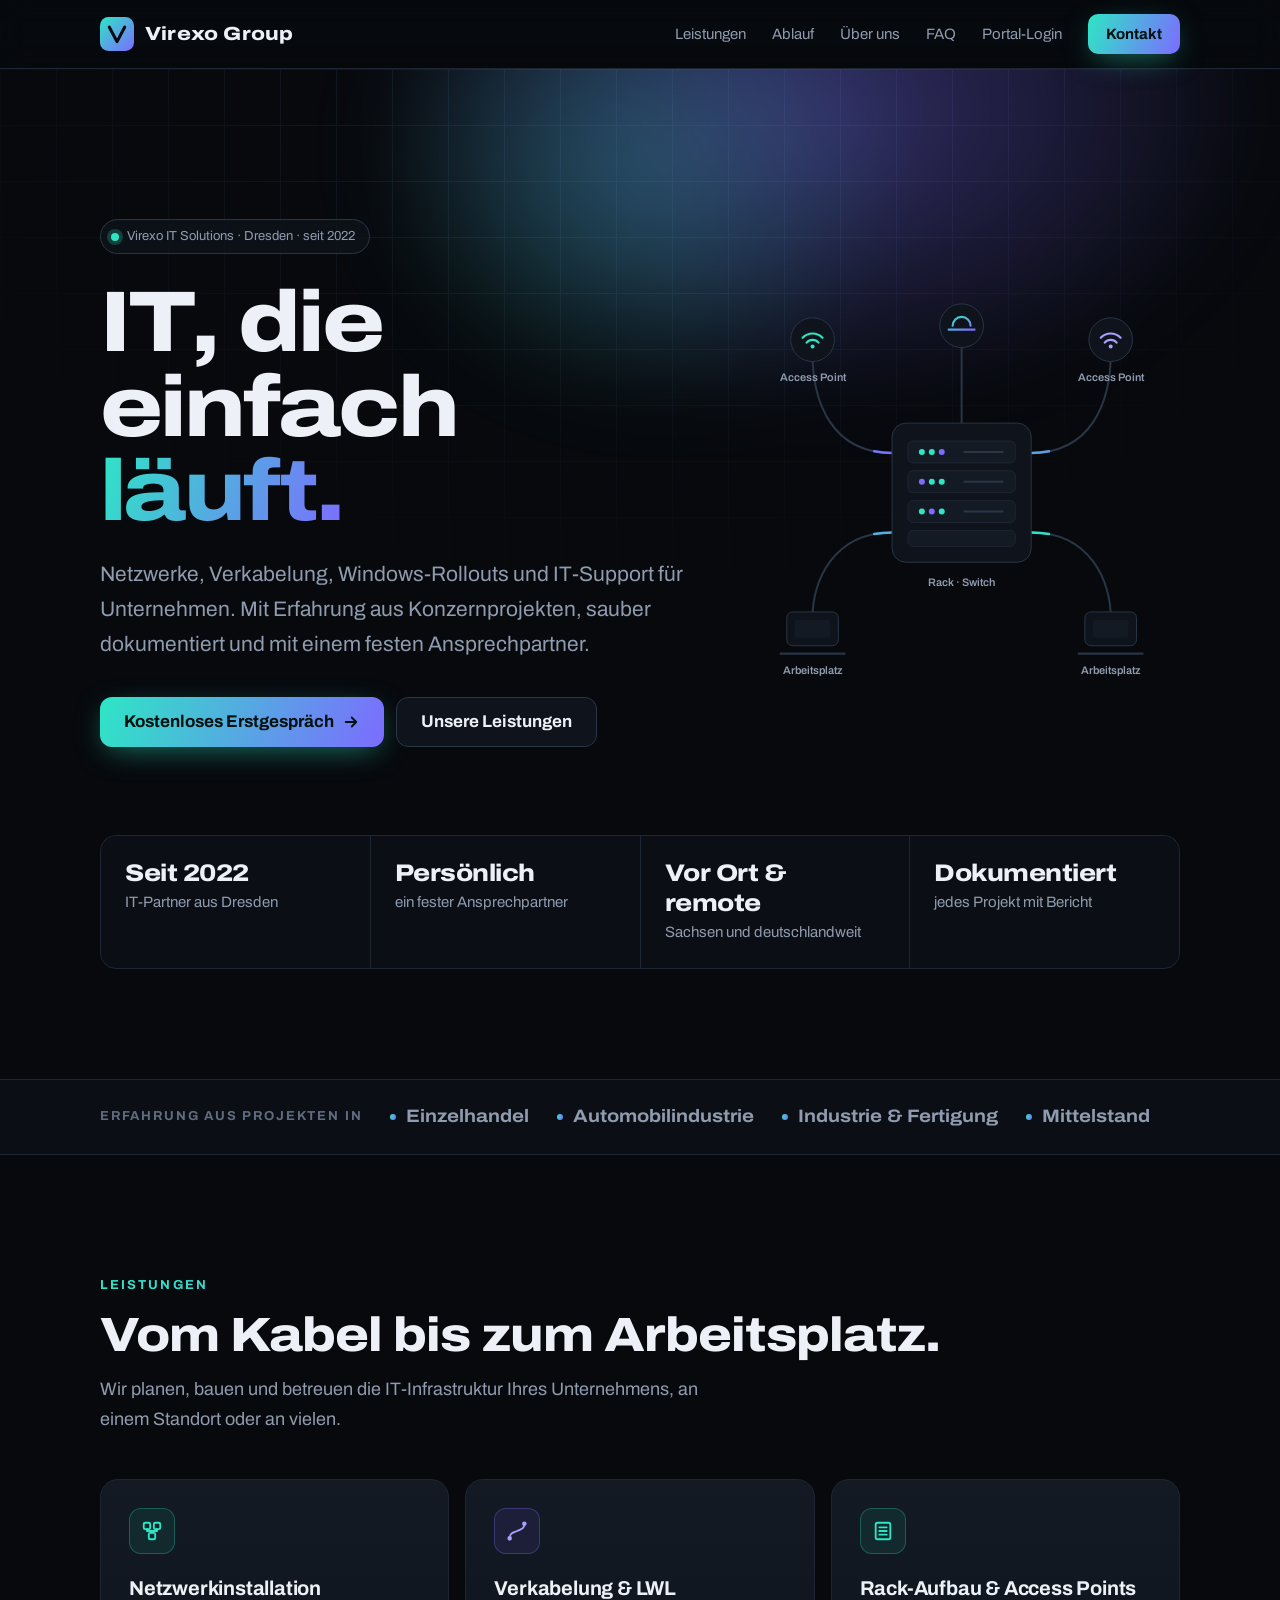
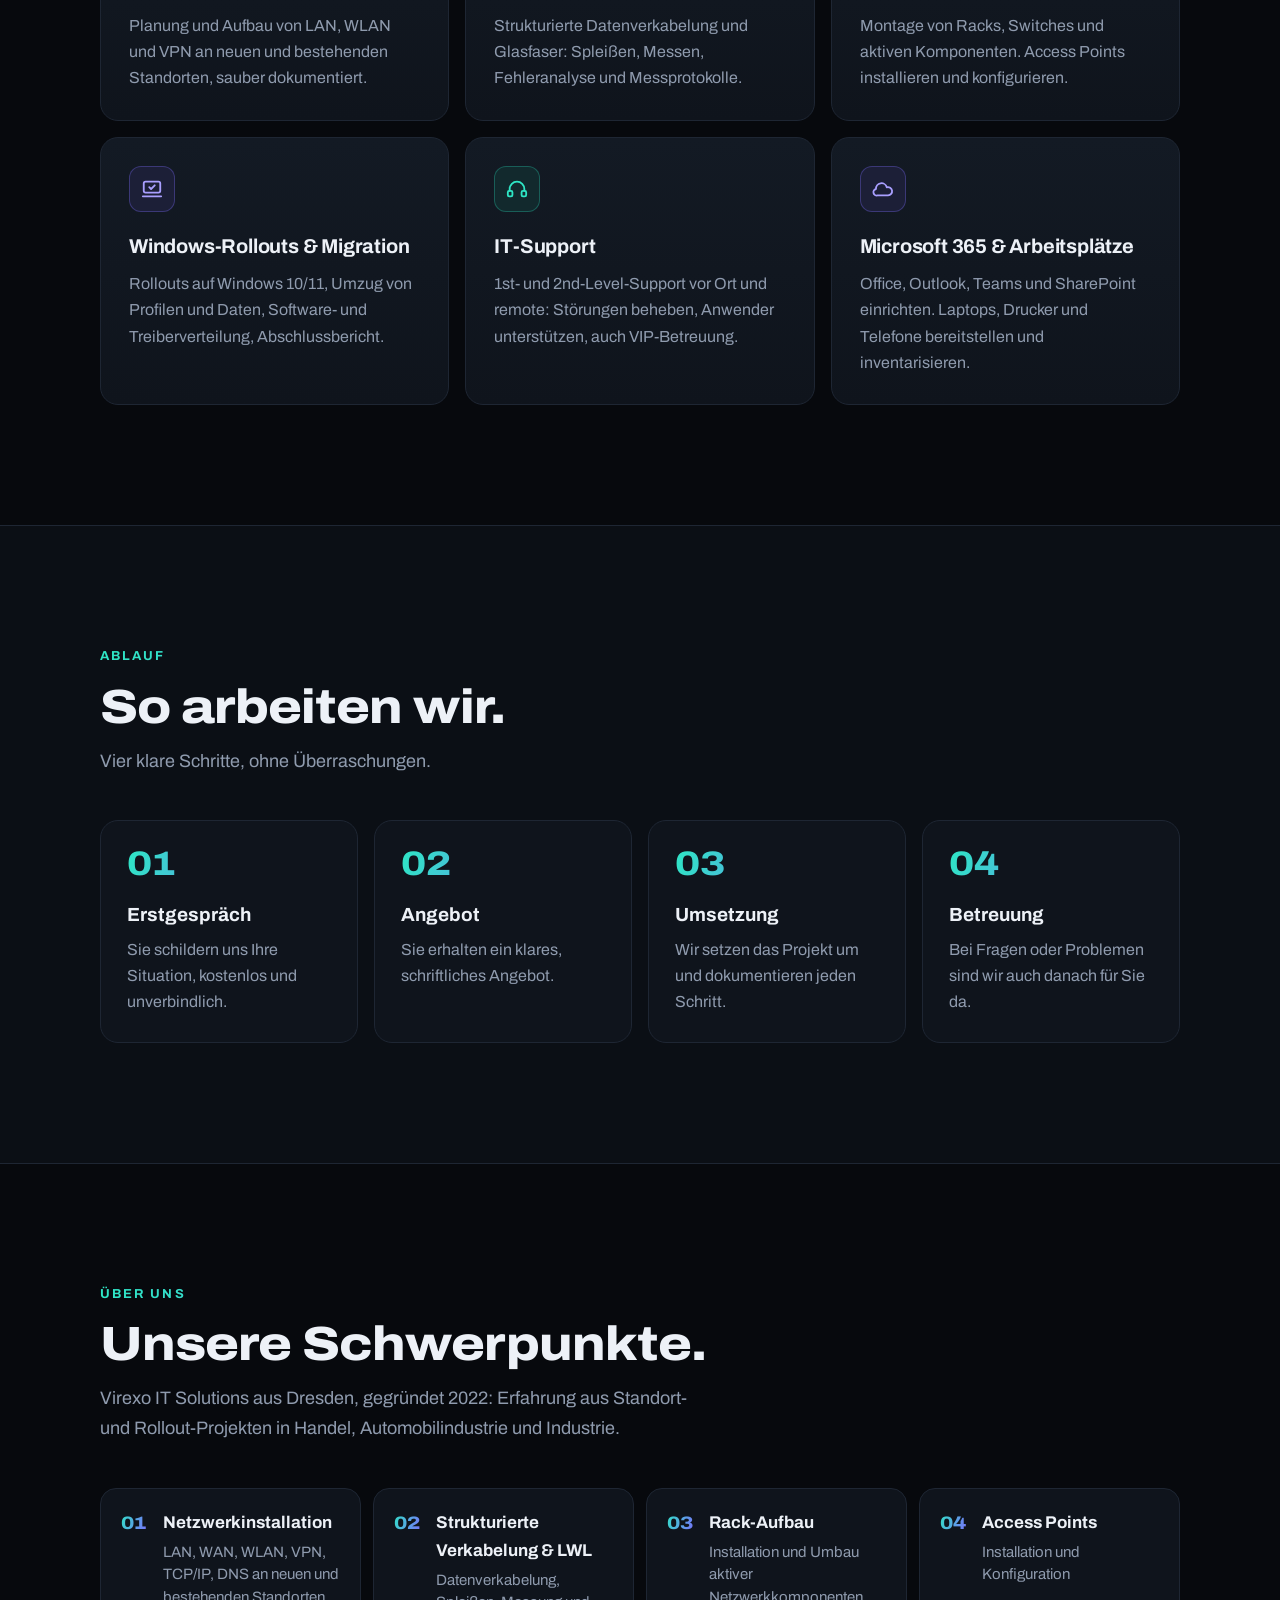
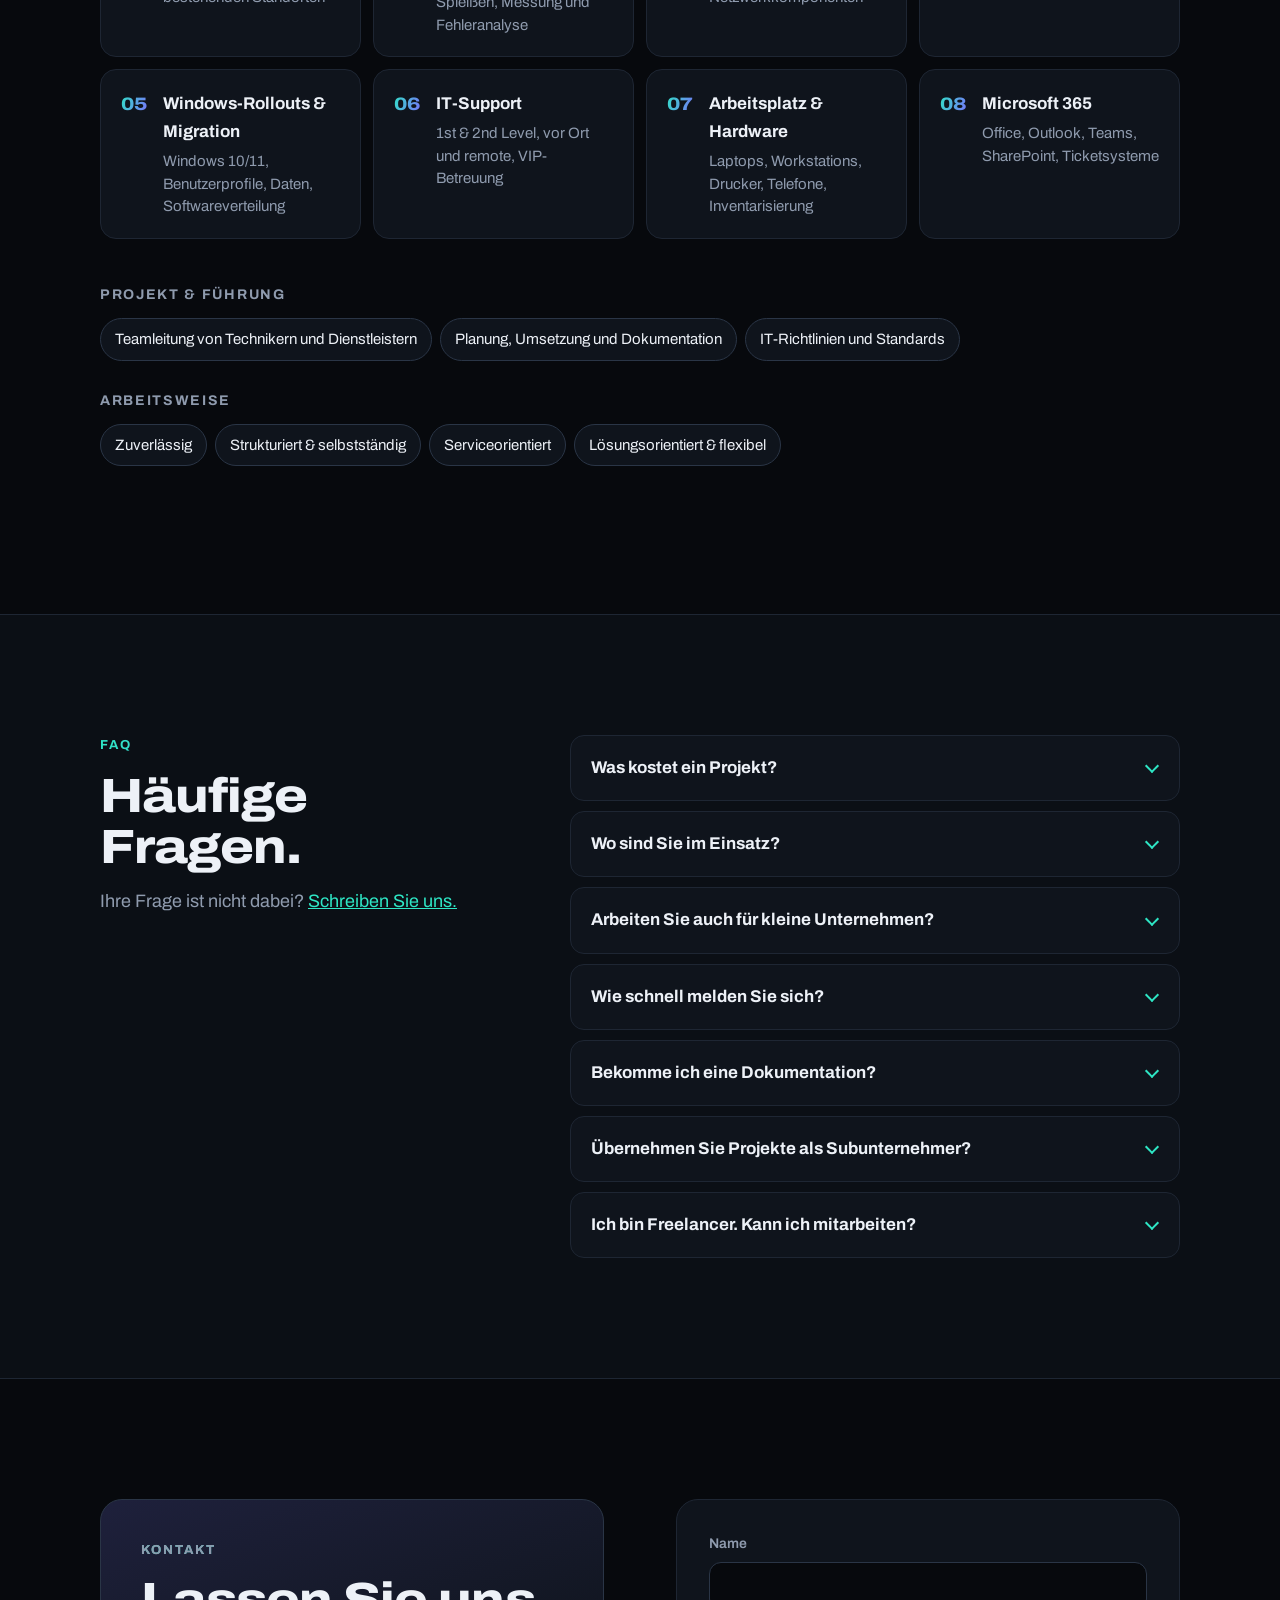
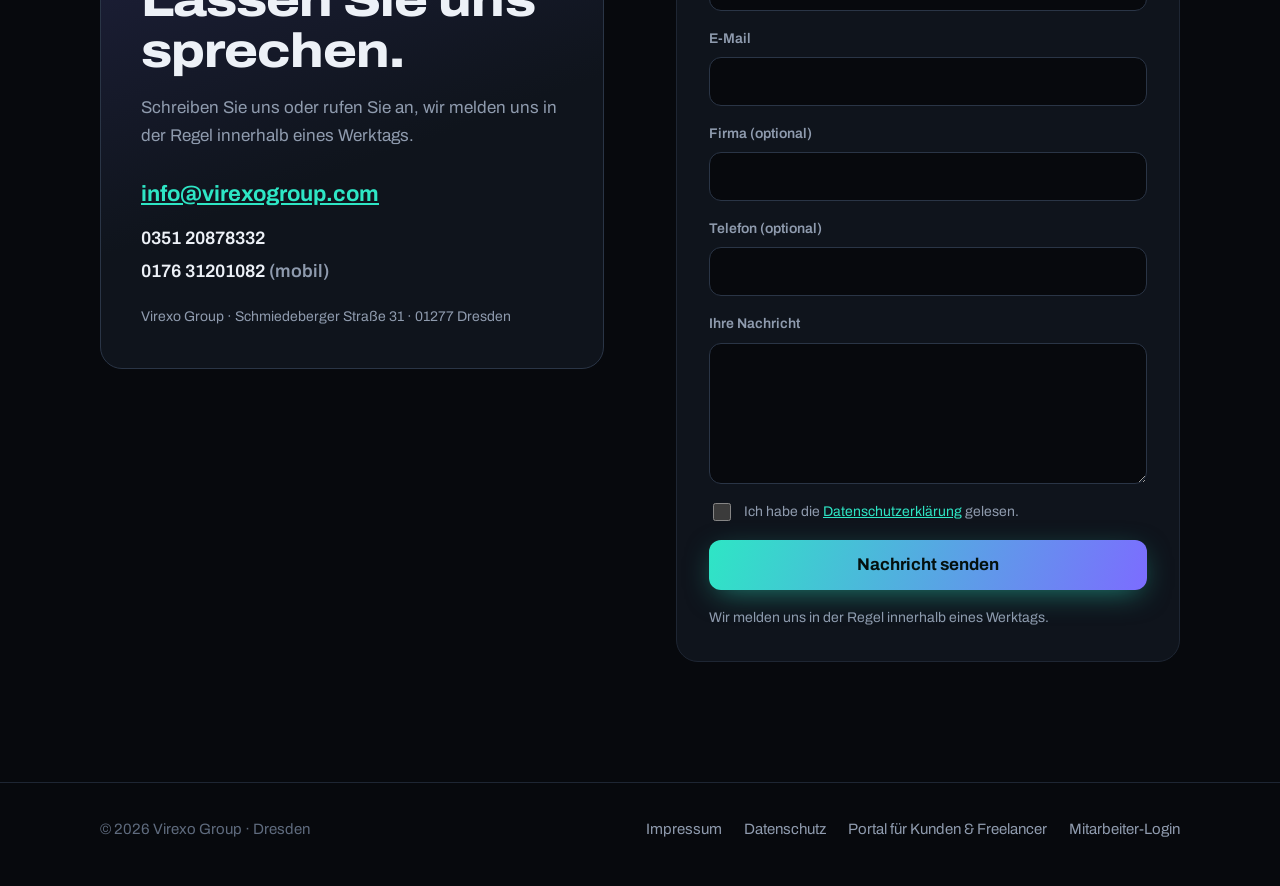
<file: index.html>
<!doctype html>
<html lang="de">
<head>
<meta charset="utf-8">
<meta name="viewport" content="width=device-width, initial-scale=1">
<title>Virexo Group · Netzwerktechnik &amp; IT-Service aus Dresden</title>
<meta name="description" content="Virexo IT Solutions aus Dresden, seit 2022: Netzwerkinstallation, strukturierte Verkabelung und LWL, Rack-Aufbau, Access Points, Windows-Rollouts und IT-Support für Unternehmen.">
<meta name="theme-color" content="#07090d">
<link rel="canonical" href="https://virexogroup.com/">
<meta property="og:type" content="website">
<meta property="og:locale" content="de_DE">
<meta property="og:site_name" content="Virexo Group">
<meta property="og:title" content="Virexo Group · Netzwerktechnik &amp; IT-Service aus Dresden">
<meta property="og:description" content="Netzwerke, Verkabelung, Windows-Rollouts und IT-Support für Unternehmen. Mit Konzern-Erfahrung, sauber dokumentiert.">
<meta property="og:url" content="https://virexogroup.com/">
<link rel="icon" href="data:image/svg+xml,%3Csvg xmlns='http://www.w3.org/2000/svg' viewBox='0 0 40 40'%3E%3Cdefs%3E%3ClinearGradient id='g' x1='0' y1='0' x2='1' y2='1'%3E%3Cstop offset='0' stop-color='%232ee6c5'/%3E%3Cstop offset='1' stop-color='%237c6cff'/%3E%3C/linearGradient%3E%3C/defs%3E%3Crect width='40' height='40' rx='10' fill='url(%23g)'/%3E%3Cpath d='M11 12l9 17 9-17' fill='none' stroke='%2307090d' stroke-width='3.6' stroke-linecap='round' stroke-linejoin='round'/%3E%3C/svg%3E">
<link rel="preconnect" href="https://fonts.googleapis.com"><link rel="preconnect" href="https://fonts.gstatic.com" crossorigin>
<link href="https://fonts.googleapis.com/css2?family=Archivo:wdth,wght@100..125,400..800&display=swap" rel="stylesheet">
<link rel="stylesheet" href="style.css?v=9">
<script>document.documentElement.classList.add("js");</script>
<script type="application/ld+json">
{
  "@context": "https://schema.org",
  "@type": "ProfessionalService",
  "name": "Virexo Group",
  "alternateName": "Virexo IT Solutions",
  "url": "https://virexogroup.com/",
  "email": "info@virexogroup.com",
  "telephone": "+49 351 20878332",
  "foundingDate": "2022",
  "founder": { "@type": "Person", "name": "George Alslamh" },
  "address": { "@type": "PostalAddress", "streetAddress": "Schmiedeberger Straße 31", "postalCode": "01277", "addressLocality": "Dresden", "addressRegion": "Sachsen", "addressCountry": "DE" },
  "areaServed": [{ "@type": "City", "name": "Dresden" }, { "@type": "State", "name": "Sachsen" }, { "@type": "Country", "name": "Deutschland" }],
  "knowsAbout": ["Netzwerkinstallation", "Strukturierte Verkabelung", "LWL", "Access Points", "Rack-Aufbau", "Windows-Rollout", "IT-Support", "Microsoft 365"]
}
</script>
</head>
<body>
<svg width="0" height="0" style="position:absolute" aria-hidden="true">
  <defs><linearGradient id="vx-g" x1="0" y1="0" x2="1" y2="1"><stop offset="0" stop-color="#2ee6c5"/><stop offset="1" stop-color="#7c6cff"/></linearGradient></defs>
</svg>

<header class="nav">
  <div class="wrap nav-in">
    <a class="logo" href="#top" aria-label="Virexo Group Startseite">
      <svg viewBox="0 0 40 40" aria-hidden="true"><rect width="40" height="40" rx="10" fill="url(#vx-g)"/><path d="M11 12l9 17 9-17" fill="none" stroke="#07090d" stroke-width="3.6" stroke-linecap="round" stroke-linejoin="round"/></svg>
      <b>Virexo Group</b>
    </a>
    <button class="menu-btn" id="menuBtn" aria-expanded="false" aria-controls="menu" aria-label="Menü öffnen">
      <span></span><span></span><span></span>
    </button>
    <nav id="menu" aria-label="Hauptmenü">
      <a href="#leistungen">Leistungen</a>
      <a href="#ablauf">Ablauf</a>
      <a href="#ueber">Über uns</a>
      <a href="#faq">FAQ</a>
      <a href="portal/">Portal-Login</a>
      <a class="btn btn-sm" href="#kontakt">Kontakt</a>
    </nav>
  </div>
</header>

<main id="top">
  <section class="hero">
    <div class="wrap hero-in">
      <div>
        <p class="pill"><i></i>Virexo IT Solutions · Dresden · seit 2022</p>
        <h1>IT, die einfach <span class="grad-text">läuft.</span></h1>
        <p class="lead">Netzwerke, Verkabelung, Windows-Rollouts und IT-Support für Unternehmen. Mit Erfahrung aus Konzernprojekten, sauber dokumentiert und mit einem festen Ansprechpartner.</p>
        <div class="cta">
          <a class="btn" href="#kontakt">Kostenloses Erstgespräch
            <svg width="18" height="18" viewBox="0 0 24 24" fill="none" stroke="currentColor" stroke-width="2.4" stroke-linecap="round" stroke-linejoin="round" aria-hidden="true"><path d="M5 12h14M13 6l6 6-6 6"/></svg></a>
          <a class="btn btn-ghost" href="#leistungen">Unsere Leistungen</a>
        </div>
      </div>

      <figure class="netviz" aria-hidden="true">
        <svg viewBox="0 0 440 400" fill="none">
          <!-- Leitungen -->
          <g class="wires" stroke="#2a3546" stroke-width="2">
            <path d="M150 170 C 90 170, 70 120, 70 70"/>
            <path d="M290 170 C 350 170, 370 120, 370 70"/>
            <path d="M150 250 C 90 250, 70 300, 70 335"/>
            <path d="M290 250 C 350 250, 370 300, 370 335"/>
            <path d="M220 140 L 220 60"/>
          </g>
          <g class="pulses" stroke="url(#vx-g)" stroke-width="2.5" stroke-linecap="round">
            <path d="M150 170 C 90 170, 70 120, 70 70"/>
            <path d="M290 170 C 350 170, 370 120, 370 70"/>
            <path d="M150 250 C 90 250, 70 300, 70 335"/>
            <path d="M290 250 C 350 250, 370 300, 370 335"/>
            <path d="M220 140 L 220 60"/>
          </g>
          <!-- Rack -->
          <rect x="150" y="140" width="140" height="140" rx="14" fill="#0f141c" stroke="#2a3546"/>
          <g class="units">
            <rect x="166" y="158" width="108" height="22" rx="5" fill="#131a24" stroke="#1e2633"/>
            <rect x="166" y="188" width="108" height="22" rx="5" fill="#131a24" stroke="#1e2633"/>
            <rect x="166" y="218" width="108" height="22" rx="5" fill="#131a24" stroke="#1e2633"/>
            <rect x="166" y="248" width="108" height="16" rx="5" fill="#131a24" stroke="#1e2633"/>
          </g>
          <g class="leds">
            <circle cx="180" cy="169" r="3" fill="#2ee6c5"/><circle cx="190" cy="169" r="3" fill="#2ee6c5"/><circle cx="200" cy="169" r="3" fill="#7c6cff"/>
            <circle cx="180" cy="199" r="3" fill="#7c6cff"/><circle cx="190" cy="199" r="3" fill="#2ee6c5"/><circle cx="200" cy="199" r="3" fill="#2ee6c5"/>
            <circle cx="180" cy="229" r="3" fill="#2ee6c5"/><circle cx="190" cy="229" r="3" fill="#7c6cff"/><circle cx="200" cy="229" r="3" fill="#2ee6c5"/>
          </g>
          <g stroke="#2a3546" stroke-width="2"><path d="M222 169h40M222 199h40M222 229h40"/></g>
          <!-- Knoten -->
          <g class="node"><circle cx="70" cy="56" r="22" fill="#0f141c" stroke="#2a3546"/><path d="M60 54a14 14 0 0 1 20 0M64 59a8 8 0 0 1 12 0" stroke="#2ee6c5" stroke-width="2.2" stroke-linecap="round"/><circle cx="70" cy="63" r="2" fill="#2ee6c5"/></g>
          <g class="node"><circle cx="370" cy="56" r="22" fill="#0f141c" stroke="#2a3546"/><path d="M360 54a14 14 0 0 1 20 0M364 59a8 8 0 0 1 12 0" stroke="#a99fff" stroke-width="2.2" stroke-linecap="round"/><circle cx="370" cy="63" r="2" fill="#a99fff"/></g>
          <g class="node"><circle cx="220" cy="42" r="22" fill="#0f141c" stroke="#2a3546"/><path d="M211 42a9 9 0 0 1 18 0M207 46h26" stroke="url(#vx-g)" stroke-width="2.2" stroke-linecap="round"/></g>
          <g class="node"><rect x="44" y="330" width="52" height="34" rx="6" fill="#0f141c" stroke="#2a3546"/><path d="M38 372h64" stroke="#2a3546" stroke-width="2.4" stroke-linecap="round"/><rect x="52" y="338" width="36" height="18" rx="3" fill="#131a24"/></g>
          <g class="node"><rect x="344" y="330" width="52" height="34" rx="6" fill="#0f141c" stroke="#2a3546"/><path d="M338 372h64" stroke="#2a3546" stroke-width="2.4" stroke-linecap="round"/><rect x="352" y="338" width="36" height="18" rx="3" fill="#131a24"/></g>
          <!-- Labels -->
          <g font-family="Archivo, system-ui, sans-serif" font-size="11" font-weight="600" fill="#8f9bae" text-anchor="middle">
            <text x="70" y="98">Access Point</text><text x="370" y="98">Access Point</text>
            <text x="220" y="304">Rack · Switch</text>
            <text x="70" y="392">Arbeitsplatz</text><text x="370" y="392">Arbeitsplatz</text>
          </g>
        </svg>
      </figure>
    </div>

    <div class="wrap">
      <div class="stats reveal">
        <div><b>Seit 2022</b><span>IT-Partner aus Dresden</span></div>
        <div><b>Persönlich</b><span>ein fester Ansprechpartner</span></div>
        <div><b>Vor Ort &amp; remote</b><span>Sachsen und deutschlandweit</span></div>
        <div><b>Dokumentiert</b><span>jedes Projekt mit Bericht</span></div>
      </div>
    </div>
  </section>

  <section class="branchen" aria-label="Branchenerfahrung">
    <div class="wrap branchen-in reveal">
      <span class="branchen-label">Erfahrung aus Projekten in</span>
      <ul>
        <li>Einzelhandel</li>
        <li>Automobilindustrie</li>
        <li>Industrie &amp; Fertigung</li>
        <li>Mittelstand</li>
      </ul>
    </div>
  </section>

  <section id="leistungen" class="sec">
    <div class="wrap">
      <div class="reveal">
        <p class="kicker grad-text">Leistungen</p>
        <h2>Vom Kabel bis zum Arbeitsplatz.</h2>
        <p class="sub">Wir planen, bauen und betreuen die IT-Infrastruktur Ihres Unternehmens, an einem Standort oder an vielen.</p>
      </div>
      <div class="grid">
        <article class="card reveal">
          <span class="ic"><svg viewBox="0 0 24 24" fill="none" stroke="currentColor" stroke-width="2" stroke-linecap="round" stroke-linejoin="round" aria-hidden="true"><rect x="3" y="3" width="7" height="7" rx="1.5"/><rect x="14" y="3" width="7" height="7" rx="1.5"/><rect x="8.5" y="14" width="7" height="7" rx="1.5"/><path d="M6.5 10v2h11v-2M12 12v2"/></svg></span>
          <h3>Netzwerkinstallation</h3><p>Planung und Aufbau von LAN, WLAN und VPN an neuen und bestehenden Standorten, sauber dokumentiert.</p></article>
        <article class="card reveal">
          <span class="ic"><svg viewBox="0 0 24 24" fill="none" stroke="currentColor" stroke-width="2" stroke-linecap="round" stroke-linejoin="round" aria-hidden="true"><path d="M4 20c0-6 4-6 8-8s8-2 8-8"/><circle cx="4" cy="20" r="1.5"/><circle cx="20" cy="4" r="1.5"/></svg></span>
          <h3>Verkabelung &amp; LWL</h3><p>Strukturierte Datenverkabelung und Glasfaser: Spleißen, Messen, Fehleranalyse und Messprotokolle.</p></article>
        <article class="card reveal">
          <span class="ic"><svg viewBox="0 0 24 24" fill="none" stroke="currentColor" stroke-width="2" stroke-linecap="round" stroke-linejoin="round" aria-hidden="true"><rect x="4" y="3" width="16" height="18" rx="2"/><path d="M8 8h8M8 12h8M8 16h8"/></svg></span>
          <h3>Rack-Aufbau &amp; Access Points</h3><p>Montage von Racks, Switches und aktiven Komponenten. Access Points installieren und konfigurieren.</p></article>
        <article class="card reveal">
          <span class="ic"><svg viewBox="0 0 24 24" fill="none" stroke="currentColor" stroke-width="2" stroke-linecap="round" stroke-linejoin="round" aria-hidden="true"><rect x="3" y="4" width="18" height="12" rx="2"/><path d="M2 20h20M9 10l2 2 4-4"/></svg></span>
          <h3>Windows-Rollouts &amp; Migration</h3><p>Rollouts auf Windows 10/11, Umzug von Profilen und Daten, Software- und Treiberverteilung, Abschlussbericht.</p></article>
        <article class="card reveal">
          <span class="ic"><svg viewBox="0 0 24 24" fill="none" stroke="currentColor" stroke-width="2" stroke-linecap="round" stroke-linejoin="round" aria-hidden="true"><path d="M4 14v-2a8 8 0 0 1 16 0v2"/><rect x="2" y="14" width="5" height="6" rx="1.5"/><rect x="17" y="14" width="5" height="6" rx="1.5"/></svg></span>
          <h3>IT-Support</h3><p>1st- und 2nd-Level-Support vor Ort und remote: Störungen beheben, Anwender unterstützen, auch VIP-Betreuung.</p></article>
        <article class="card reveal">
          <span class="ic"><svg viewBox="0 0 24 24" fill="none" stroke="currentColor" stroke-width="2" stroke-linecap="round" stroke-linejoin="round" aria-hidden="true"><path d="M17.5 19a4.5 4.5 0 1 0-1.4-8.8A6 6 0 0 0 4.3 12 3.5 3.5 0 0 0 6 19z"/></svg></span>
          <h3>Microsoft 365 &amp; Arbeitsplätze</h3><p>Office, Outlook, Teams und SharePoint einrichten. Laptops, Drucker und Telefone bereitstellen und inventarisieren.</p></article>
      </div>
    </div>
  </section>

  <section id="ablauf" class="sec alt">
    <div class="wrap">
      <div class="reveal">
        <p class="kicker grad-text">Ablauf</p>
        <h2>So arbeiten wir.</h2>
        <p class="sub">Vier klare Schritte, ohne Überraschungen.</p>
      </div>
      <ol class="steps">
        <li class="reveal"><b>Erstgespräch</b><span>Sie schildern uns Ihre Situation, kostenlos und unverbindlich.</span></li>
        <li class="reveal"><b>Angebot</b><span>Sie erhalten ein klares, schriftliches Angebot.</span></li>
        <li class="reveal"><b>Umsetzung</b><span>Wir setzen das Projekt um und dokumentieren jeden Schritt.</span></li>
        <li class="reveal"><b>Betreuung</b><span>Bei Fragen oder Problemen sind wir auch danach für Sie da.</span></li>
      </ol>
    </div>
  </section>

  <section id="ueber" class="sec">
    <div class="wrap">
      <div class="reveal">
        <p class="kicker grad-text">Über uns</p>
        <h2>Unsere Schwerpunkte.</h2>
        <p class="sub">Virexo IT Solutions aus Dresden, gegründet 2022: Erfahrung aus Standort- und Rollout-Projekten in Handel, Automobilindustrie und Industrie.</p>
      </div>
      <ul class="focus">
        <li class="reveal"><b>Netzwerkinstallation</b><span>LAN, WAN, WLAN, VPN, TCP/IP, DNS an neuen und bestehenden Standorten</span></li>
        <li class="reveal"><b>Strukturierte Verkabelung &amp; LWL</b><span>Datenverkabelung, Spleißen, Messung und Fehleranalyse</span></li>
        <li class="reveal"><b>Rack-Aufbau</b><span>Installation und Umbau aktiver Netzwerkkomponenten</span></li>
        <li class="reveal"><b>Access Points</b><span>Installation und Konfiguration</span></li>
        <li class="reveal"><b>Windows-Rollouts &amp; Migration</b><span>Windows 10/11, Benutzerprofile, Daten, Softwareverteilung</span></li>
        <li class="reveal"><b>IT-Support</b><span>1st &amp; 2nd Level, vor Ort und remote, VIP-Betreuung</span></li>
        <li class="reveal"><b>Arbeitsplatz &amp; Hardware</b><span>Laptops, Workstations, Drucker, Telefone, Inventarisierung</span></li>
        <li class="reveal"><b>Microsoft 365</b><span>Office, Outlook, Teams, SharePoint, Ticketsysteme</span></li>
      </ul>
      <div class="reveal">
        <h3 class="mini">Projekt &amp; Führung</h3>
        <div class="chips"><span>Teamleitung von Technikern und Dienstleistern</span><span>Planung, Umsetzung und Dokumentation</span><span>IT-Richtlinien und Standards</span></div>
        <h3 class="mini">Arbeitsweise</h3>
        <div class="chips"><span>Zuverlässig</span><span>Strukturiert &amp; selbstständig</span><span>Serviceorientiert</span><span>Lösungsorientiert &amp; flexibel</span></div>
      </div>
    </div>
  </section>

  <section id="faq" class="sec alt">
    <div class="wrap faq-in">
      <div class="reveal">
        <p class="kicker grad-text">FAQ</p>
        <h2>Häufige Fragen.</h2>
        <p class="sub">Ihre Frage ist nicht dabei? <a href="#kontakt">Schreiben Sie uns.</a></p>
      </div>
      <div class="faq reveal">
        <details>
          <summary>Was kostet ein Projekt?</summary>
          <p>Das hängt vom Umfang ab. Nach einem kostenlosen Erstgespräch erhalten Sie ein schriftliches Angebot, bevor wir mit der Arbeit beginnen.</p>
        </details>
        <details>
          <summary>Wo sind Sie im Einsatz?</summary>
          <p>Unser Sitz ist in Dresden. Vor Ort sind wir in Dresden und Sachsen unterwegs, für Standort- und Rollout-Projekte auch deutschlandweit. Support ist zusätzlich per Fernwartung möglich.</p>
        </details>
        <details>
          <summary>Arbeiten Sie auch für kleine Unternehmen?</summary>
          <p>Ja. Wir betreuen kleine und mittlere Unternehmen genauso wie größere Standortprojekte. Bei uns haben Sie immer einen festen Ansprechpartner.</p>
        </details>
        <details>
          <summary>Wie schnell melden Sie sich?</summary>
          <p>In der Regel innerhalb eines Werktags. Rufen Sie bei dringenden Anliegen am besten direkt an: <a href="tel:+4917631201082">0176 31201082</a>.</p>
        </details>
        <details>
          <summary>Bekomme ich eine Dokumentation?</summary>
          <p>Ja. Netzwerk- und Rollout-Projekte dokumentieren wir vollständig, zum Beispiel mit Port- und Verkabelungsplänen, Messprotokollen und einem Abschlussbericht.</p>
        </details>
        <details>
          <summary>Übernehmen Sie Projekte als Subunternehmer?</summary>
          <p>Ja. Wir unterstützen auch IT-Dienstleister und Generalunternehmer bei Rollouts, Netzwerkinstallationen und Verkabelung, einzeln oder mit Team.</p>
        </details>
        <details>
          <summary>Ich bin Freelancer. Kann ich mitarbeiten?</summary>
          <p>Gern. Legen Sie im <a href="portal/">Virexo Portal</a> ein kostenloses Profil mit Ihren Skills an und bewerben Sie sich direkt auf offene Aufträge.</p>
        </details>
      </div>
    </div>
  </section>

  <section id="kontakt" class="sec">
    <div class="wrap split">
      <div class="contact-card reveal">
        <p class="kicker grad-text">Kontakt</p>
        <h2>Lassen Sie uns sprechen.</h2>
        <p class="muted">Schreiben Sie uns oder rufen Sie an, wir melden uns in der Regel innerhalb eines Werktags.</p>
        <p class="contact"><a href="mailto:info@virexogroup.com">info@virexogroup.com</a></p>
        <p class="phones"><a href="tel:+4935120878332">0351 20878332</a><br><a href="tel:+4917631201082">0176 31201082</a> <span class="muted">(mobil)</span></p>
        <p class="muted small">Virexo Group · Schmiedeberger Straße 31 · 01277 Dresden</p>
      </div>
      <form id="form" class="form reveal">
        <label>Name<input name="name" required autocomplete="name"></label>
        <label>E-Mail<input name="email" type="email" required autocomplete="email"></label>
        <label>Firma (optional)<input name="firma" autocomplete="organization" maxlength="160"></label>
        <label>Telefon (optional)<input name="telefon" type="tel" autocomplete="tel" maxlength="60"></label>
        <label>Ihre Nachricht<textarea name="nachricht" rows="5" required maxlength="5000"></textarea></label>
        <label class="hp" aria-hidden="true">Website<input name="website" tabindex="-1" autocomplete="off"></label>
        <label class="check"><input type="checkbox" required> <span>Ich habe die <a href="datenschutz.html">Datenschutzerklärung</a> gelesen.</span></label>
        <button class="btn" type="submit" id="formBtn">Nachricht senden</button>
        <p class="muted small" id="formStatus" role="status">Wir melden uns in der Regel innerhalb eines Werktags.</p>
      </form>
    </div>
  </section>
</main>

<footer class="foot">
  <div class="wrap foot-in">
    <span>© <span id="jahr">2026</span> Virexo Group · Dresden</span>
    <nav aria-label="Rechtliches">
      <a href="impressum.html">Impressum</a>
      <a href="datenschutz.html">Datenschutz</a>
      <a href="portal/">Portal für Kunden &amp; Freelancer</a>
      <a href="/office" rel="nofollow">Mitarbeiter-Login</a>
    </nav>
  </div>
</footer>

<script>
document.getElementById("jahr").textContent = new Date().getFullYear();

// Handy-Menü
var btn = document.getElementById("menuBtn"), nav = document.querySelector(".nav");
btn.addEventListener("click", function () {
  var open = nav.classList.toggle("open");
  btn.setAttribute("aria-expanded", String(open));
  btn.setAttribute("aria-label", open ? "Menü schließen" : "Menü öffnen");
});
document.querySelectorAll("#menu a").forEach(function (a) {
  a.addEventListener("click", function () { nav.classList.remove("open"); btn.setAttribute("aria-expanded", "false"); });
});

// Einblenden beim Scrollen
var els = document.querySelectorAll(".reveal");
if ("IntersectionObserver" in window && !matchMedia("(prefers-reduced-motion: reduce)").matches) {
  var io = new IntersectionObserver(function (entries) {
    entries.forEach(function (e) { if (e.isIntersecting) { e.target.classList.add("in"); io.unobserve(e.target); } });
  }, { rootMargin: "0px 0px -8% 0px" });
  els.forEach(function (el, i) { el.style.transitionDelay = (i % 4) * 70 + "ms"; io.observe(el); });
} else {
  els.forEach(function (el) { el.classList.add("in"); });
}

// Kontaktformular
var SB_URL = "https://jxpgyeafjzuhibzkrsjk.supabase.co", SB_KEY = "sb_publishable_6SWAoVkQYQx4E8n1Jv2lnQ_LMh4syLJ";
var form = document.getElementById("form"), formBtn = document.getElementById("formBtn"), formStatus = document.getElementById("formStatus");
function perMail(f) {
  var betreff = "Anfrage über die Website von " + f.get("name");
  var text = "Name: " + f.get("name") + "\nE-Mail: " + f.get("email") + "\nFirma: " + (f.get("firma") || "-") + "\nTelefon: " + (f.get("telefon") || "-") + "\n\n" + f.get("nachricht");
  location.href = "mailto:info@virexogroup.com?subject=" + encodeURIComponent(betreff) + "&body=" + encodeURIComponent(text);
}
function fertig() {
  form.replaceChildren();
  var d = document.createElement("div"); d.className = "danke";
  var h = document.createElement("h3"); h.textContent = "Danke, Ihre Nachricht ist angekommen.";
  var p = document.createElement("p"); p.className = "muted"; p.textContent = "Wir melden uns in der Regel innerhalb eines Werktags bei Ihnen.";
  d.append(h, p); form.append(d);
}
form.addEventListener("submit", function (e) {
  e.preventDefault();
  var f = new FormData(form);
  if (f.get("website")) { fertig(); return; }
  formBtn.disabled = true; formStatus.textContent = "Wird gesendet …";
  fetch(SB_URL + "/rest/v1/anfragen", {
    method: "POST",
    headers: { apikey: SB_KEY, Authorization: "Bearer " + SB_KEY, "Content-Type": "application/json", Prefer: "return=minimal" },
    body: JSON.stringify({ name: String(f.get("name")).trim(), email: String(f.get("email")).trim(), firma: String(f.get("firma") || "").trim(),
      telefon: String(f.get("telefon") || "").trim(), nachricht: String(f.get("nachricht")).trim() })
  }).then(function (r) {
    if (!r.ok) throw new Error(r.status);
    fertig();
  }).catch(function () {
    formBtn.disabled = false;
    formStatus.textContent = "Das Senden hat nicht geklappt. Ihr E-Mail-Programm öffnet sich mit der fertigen Nachricht.";
    perMail(f);
  });
});
</script>
</body>
</html>
</file>
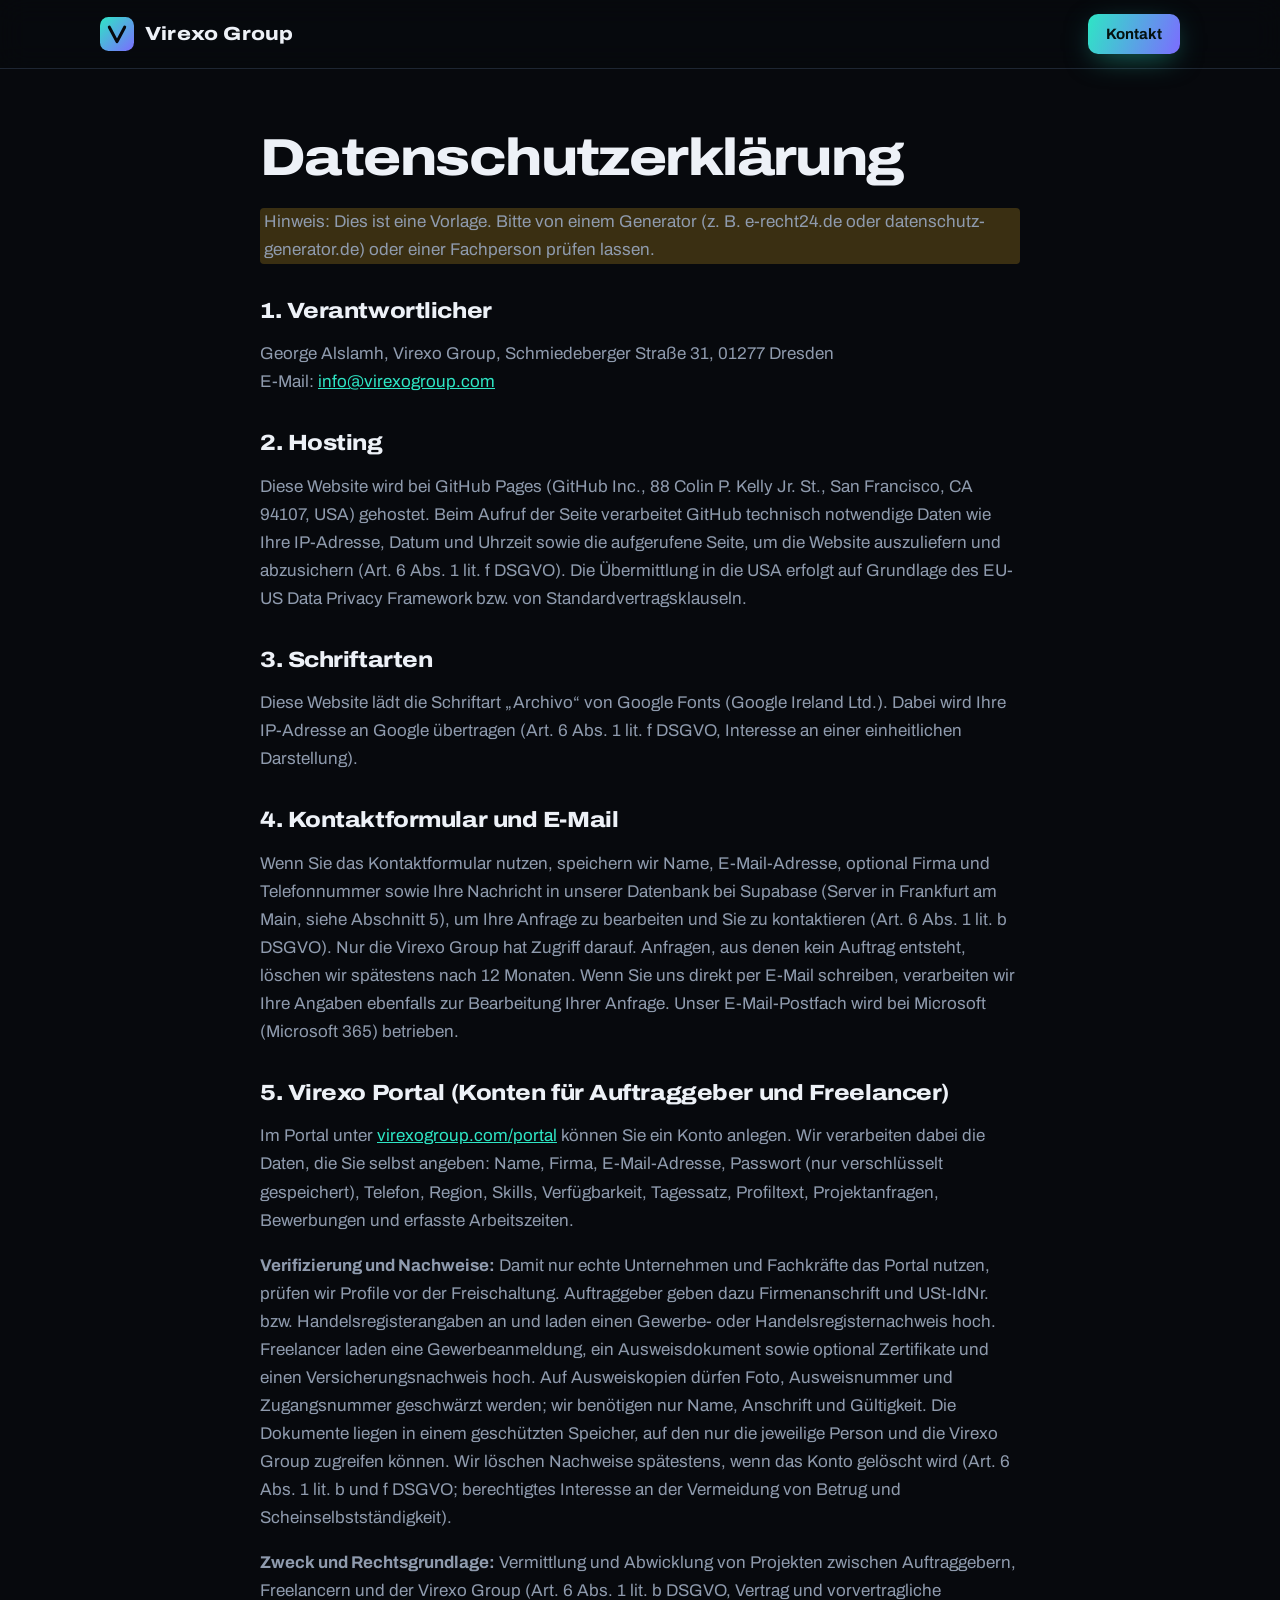
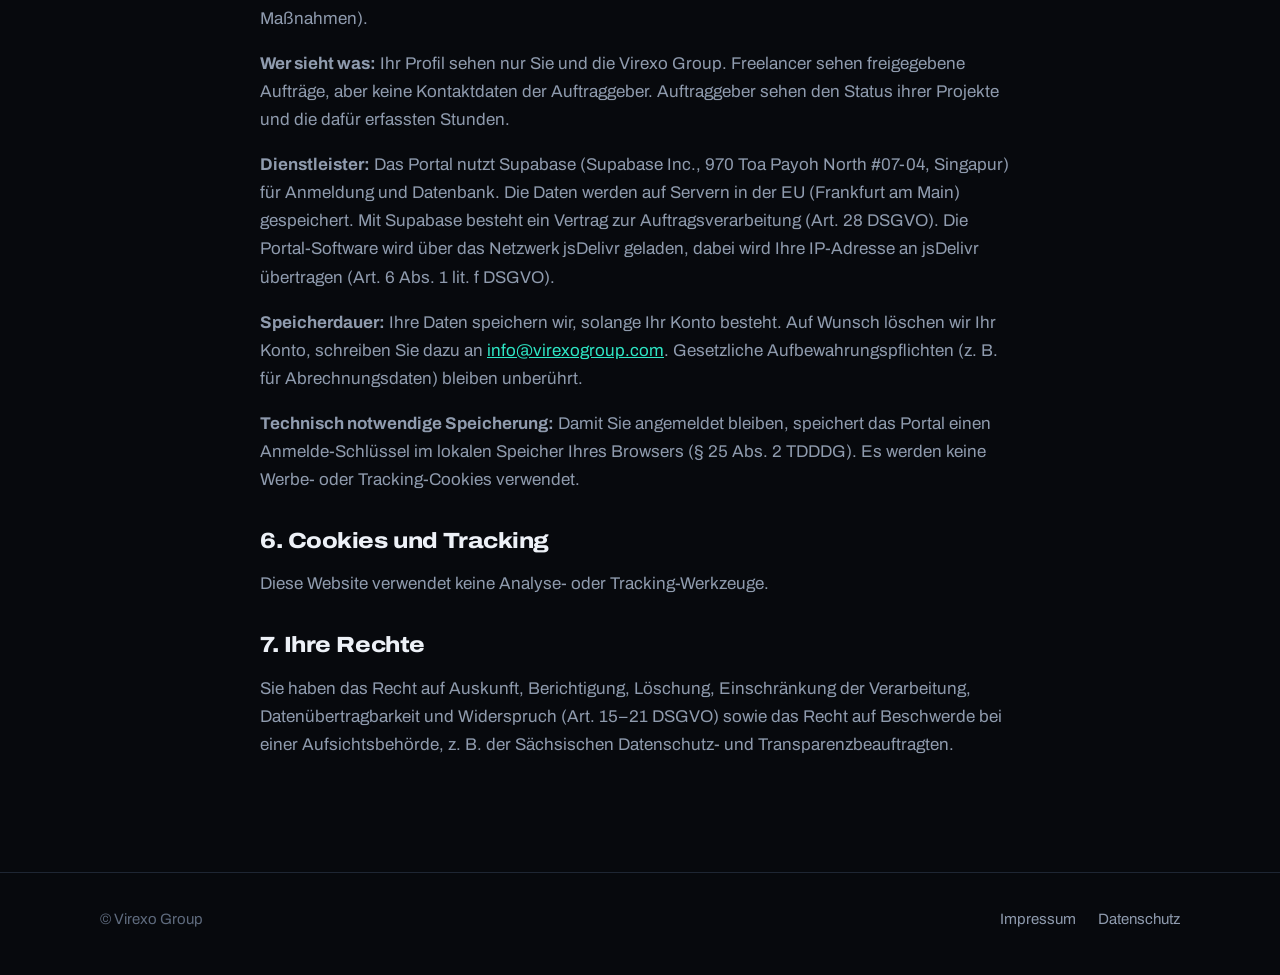
<file: datenschutz.html>
<!doctype html>
<html lang="de">
<head>
<meta charset="utf-8">
<meta name="viewport" content="width=device-width, initial-scale=1">
<title>Datenschutz · Virexo Group</title>
<link rel="preconnect" href="https://fonts.googleapis.com"><link rel="preconnect" href="https://fonts.gstatic.com" crossorigin>
<link href="https://fonts.googleapis.com/css2?family=Archivo:wdth,wght@100..125,400..800&display=swap" rel="stylesheet">
<link rel="stylesheet" href="style.css?v=9">
</head>
<body>
<header class="nav"><div class="wrap nav-in">
  <a class="logo" href="./"><svg viewBox="0 0 40 40" aria-hidden="true"><defs><linearGradient id="vx-g" x1="0" y1="0" x2="1" y2="1"><stop offset="0" stop-color="#2ee6c5"/><stop offset="1" stop-color="#7c6cff"/></linearGradient></defs><rect width="40" height="40" rx="10" fill="url(#vx-g)"/><path d="M11 12l9 17 9-17" fill="none" stroke="#07090d" stroke-width="3.6" stroke-linecap="round" stroke-linejoin="round"/></svg><b>Virexo Group</b></a>
  <nav><a class="btn btn-sm" href="./#kontakt">Kontakt</a></nav>
</div></header>
<main class="wrap legal">
  <h1>Datenschutzerklärung</h1>
  <p class="todo">Hinweis: Dies ist eine Vorlage. Bitte von einem Generator (z. B. e-recht24.de oder datenschutz-generator.de) oder einer Fachperson prüfen lassen.</p>
  <h2>1. Verantwortlicher</h2>
  <p>George Alslamh, Virexo Group, Schmiedeberger Straße 31, 01277 Dresden<br>E-Mail: <a href="mailto:info@virexogroup.com">info@virexogroup.com</a></p>
  <h2>2. Hosting</h2>
  <p>Diese Website wird bei GitHub Pages (GitHub Inc., 88 Colin P. Kelly Jr. St., San Francisco, CA 94107, USA) gehostet. Beim Aufruf der Seite verarbeitet GitHub technisch notwendige Daten wie Ihre IP-Adresse, Datum und Uhrzeit sowie die aufgerufene Seite, um die Website auszuliefern und abzusichern (Art. 6 Abs. 1 lit. f DSGVO). Die Übermittlung in die USA erfolgt auf Grundlage des EU-US Data Privacy Framework bzw. von Standardvertragsklauseln.</p>
  <h2>3. Schriftarten</h2>
  <p>Diese Website lädt die Schriftart „Archivo“ von Google Fonts (Google Ireland Ltd.). Dabei wird Ihre IP-Adresse an Google übertragen (Art. 6 Abs. 1 lit. f DSGVO, Interesse an einer einheitlichen Darstellung).</p>
  <h2>4. Kontaktformular und E-Mail</h2>
  <p>Wenn Sie das Kontaktformular nutzen, speichern wir Name, E-Mail-Adresse, optional Firma und Telefonnummer sowie Ihre Nachricht in unserer Datenbank bei Supabase (Server in Frankfurt am Main, siehe Abschnitt 5), um Ihre Anfrage zu bearbeiten und Sie zu kontaktieren (Art. 6 Abs. 1 lit. b DSGVO). Nur die Virexo Group hat Zugriff darauf. Anfragen, aus denen kein Auftrag entsteht, löschen wir spätestens nach 12 Monaten. Wenn Sie uns direkt per E-Mail schreiben, verarbeiten wir Ihre Angaben ebenfalls zur Bearbeitung Ihrer Anfrage. Unser E-Mail-Postfach wird bei Microsoft (Microsoft 365) betrieben.</p>
  <h2>5. Virexo Portal (Konten für Auftraggeber und Freelancer)</h2>
  <p>Im Portal unter <a href="portal/">virexogroup.com/portal</a> können Sie ein Konto anlegen. Wir verarbeiten dabei die Daten, die Sie selbst angeben: Name, Firma, E-Mail-Adresse, Passwort (nur verschlüsselt gespeichert), Telefon, Region, Skills, Verfügbarkeit, Tagessatz, Profiltext, Projektanfragen, Bewerbungen und erfasste Arbeitszeiten.</p>
  <p><b>Verifizierung und Nachweise:</b> Damit nur echte Unternehmen und Fachkräfte das Portal nutzen, prüfen wir Profile vor der Freischaltung. Auftraggeber geben dazu Firmenanschrift und USt-IdNr. bzw. Handelsregisterangaben an und laden einen Gewerbe- oder Handelsregisternachweis hoch. Freelancer laden eine Gewerbeanmeldung, ein Ausweisdokument sowie optional Zertifikate und einen Versicherungsnachweis hoch. Auf Ausweiskopien dürfen Foto, Ausweisnummer und Zugangsnummer geschwärzt werden; wir benötigen nur Name, Anschrift und Gültigkeit. Die Dokumente liegen in einem geschützten Speicher, auf den nur die jeweilige Person und die Virexo Group zugreifen können. Wir löschen Nachweise spätestens, wenn das Konto gelöscht wird (Art. 6 Abs. 1 lit. b und f DSGVO; berechtigtes Interesse an der Vermeidung von Betrug und Scheinselbstständigkeit).</p>
  <p><b>Zweck und Rechtsgrundlage:</b> Vermittlung und Abwicklung von Projekten zwischen Auftraggebern, Freelancern und der Virexo Group (Art. 6 Abs. 1 lit. b DSGVO, Vertrag und vorvertragliche Maßnahmen).</p>
  <p><b>Wer sieht was:</b> Ihr Profil sehen nur Sie und die Virexo Group. Freelancer sehen freigegebene Aufträge, aber keine Kontaktdaten der Auftraggeber. Auftraggeber sehen den Status ihrer Projekte und die dafür erfassten Stunden.</p>
  <p><b>Dienstleister:</b> Das Portal nutzt Supabase (Supabase Inc., 970 Toa Payoh North #07-04, Singapur) für Anmeldung und Datenbank. Die Daten werden auf Servern in der EU (Frankfurt am Main) gespeichert. Mit Supabase besteht ein Vertrag zur Auftragsverarbeitung (Art. 28 DSGVO). Die Portal-Software wird über das Netzwerk jsDelivr geladen, dabei wird Ihre IP-Adresse an jsDelivr übertragen (Art. 6 Abs. 1 lit. f DSGVO).</p>
  <p><b>Speicherdauer:</b> Ihre Daten speichern wir, solange Ihr Konto besteht. Auf Wunsch löschen wir Ihr Konto, schreiben Sie dazu an <a href="mailto:info@virexogroup.com">info@virexogroup.com</a>. Gesetzliche Aufbewahrungspflichten (z. B. für Abrechnungsdaten) bleiben unberührt.</p>
  <p><b>Technisch notwendige Speicherung:</b> Damit Sie angemeldet bleiben, speichert das Portal einen Anmelde-Schlüssel im lokalen Speicher Ihres Browsers (§ 25 Abs. 2 TDDDG). Es werden keine Werbe- oder Tracking-Cookies verwendet.</p>
  <h2>6. Cookies und Tracking</h2>
  <p>Diese Website verwendet keine Analyse- oder Tracking-Werkzeuge.</p>
  <h2>7. Ihre Rechte</h2>
  <p>Sie haben das Recht auf Auskunft, Berichtigung, Löschung, Einschränkung der Verarbeitung, Datenübertragbarkeit und Widerspruch (Art. 15–21 DSGVO) sowie das Recht auf Beschwerde bei einer Aufsichtsbehörde, z. B. der Sächsischen Datenschutz- und Transparenzbeauftragten.</p>
</main>
<footer class="foot"><div class="wrap foot-in"><span>© Virexo Group</span><nav><a href="impressum.html">Impressum</a><a href="datenschutz.html">Datenschutz</a></nav></div></footer>
</body>
</html>
</file>
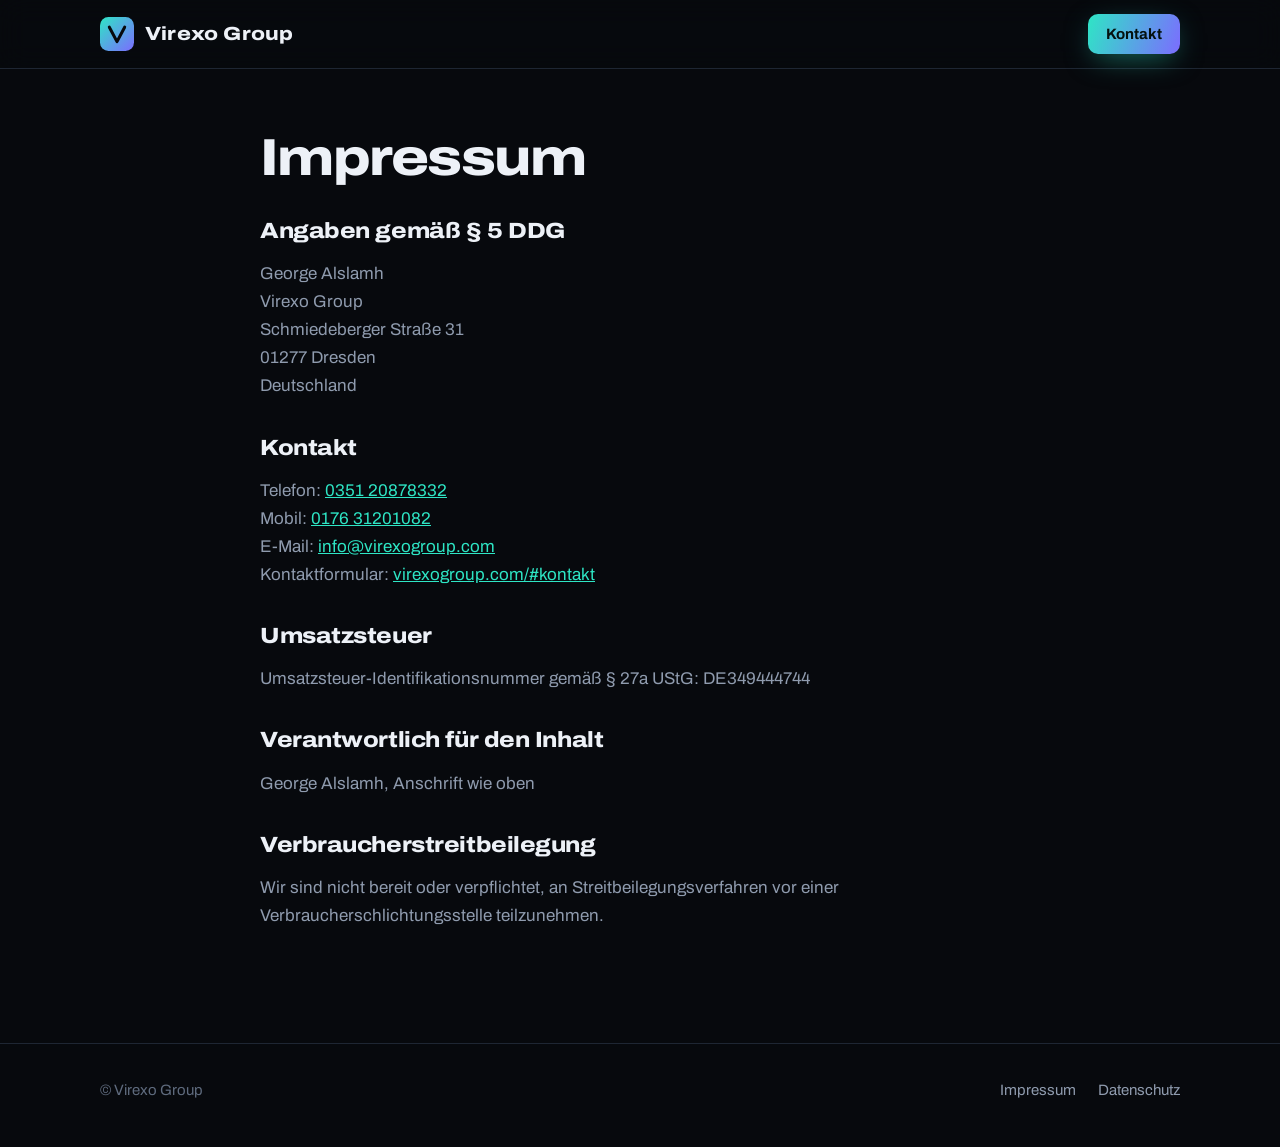
<file: impressum.html>
<!doctype html>
<html lang="de">
<head>
<meta charset="utf-8">
<meta name="viewport" content="width=device-width, initial-scale=1">
<title>Impressum · Virexo Group</title>
<link rel="preconnect" href="https://fonts.googleapis.com"><link rel="preconnect" href="https://fonts.gstatic.com" crossorigin>
<link href="https://fonts.googleapis.com/css2?family=Archivo:wdth,wght@100..125,400..800&display=swap" rel="stylesheet">
<link rel="stylesheet" href="style.css?v=9">
</head>
<body>
<header class="nav"><div class="wrap nav-in">
  <a class="logo" href="./"><svg viewBox="0 0 40 40" aria-hidden="true"><defs><linearGradient id="vx-g" x1="0" y1="0" x2="1" y2="1"><stop offset="0" stop-color="#2ee6c5"/><stop offset="1" stop-color="#7c6cff"/></linearGradient></defs><rect width="40" height="40" rx="10" fill="url(#vx-g)"/><path d="M11 12l9 17 9-17" fill="none" stroke="#07090d" stroke-width="3.6" stroke-linecap="round" stroke-linejoin="round"/></svg><b>Virexo Group</b></a>
  <nav><a class="btn btn-sm" href="./#kontakt">Kontakt</a></nav>
</div></header>
<main class="wrap legal">
  <h1>Impressum</h1>
  <h2>Angaben gemäß § 5 DDG</h2>
  <p>George Alslamh<br>Virexo Group<br>Schmiedeberger Straße 31<br>01277 Dresden<br>Deutschland</p>
  <h2>Kontakt</h2>
  <p>Telefon: <a href="tel:+4935120878332">0351 20878332</a><br>Mobil: <a href="tel:+4917631201082">0176 31201082</a><br>E-Mail: <a href="mailto:info@virexogroup.com">info@virexogroup.com</a><br>Kontaktformular: <a href="./#kontakt">virexogroup.com/#kontakt</a></p>
  <h2>Umsatzsteuer</h2>
  <p>Umsatzsteuer-Identifikationsnummer gemäß § 27a UStG: DE349444744</p>
  <h2>Verantwortlich für den Inhalt</h2>
  <p>George Alslamh, Anschrift wie oben</p>
  <h2>Verbraucherstreitbeilegung</h2>
  <p>Wir sind nicht bereit oder verpflichtet, an Streitbeilegungsverfahren vor einer Verbraucherschlichtungsstelle teilzunehmen.</p>
</main>
<footer class="foot"><div class="wrap foot-in"><span>© Virexo Group</span><nav><a href="impressum.html">Impressum</a><a href="datenschutz.html">Datenschutz</a></nav></div></footer>
</body>
</html>
</file>
<file: style.css>
:root {
  --bg: #07090d;
  --bg-2: #0b0f15;
  --panel: #0f141c;
  --panel-2: #131a24;
  --line: #1e2633;
  --line-2: #2a3546;
  --ink: #edf1f7;
  --steel: #8f9bae;
  --dim: #5f6b7e;
  --a1: #2ee6c5;           /* Türkis */
  --a2: #7c6cff;           /* Violett */
  --grad: linear-gradient(110deg, var(--a1), var(--a2));
  --btn-ink: #04110f;
  --font: "Archivo", "Segoe UI", system-ui, sans-serif;
  color-scheme: dark;
}
*, *::before, *::after { box-sizing: border-box; }
html { scroll-behavior: smooth; scroll-padding-top: 80px; }
body { margin: 0; background: var(--bg); color: var(--ink); font: 400 17px/1.65 var(--font); -webkit-font-smoothing: antialiased; }
a { color: var(--a1); }
::selection { background: color-mix(in srgb, var(--a2) 45%, transparent); }
:focus-visible { outline: 2px solid var(--a1); outline-offset: 3px; border-radius: 4px; }
.wrap { max-width: 1160px; margin: 0 auto; padding: 0 clamp(16px, 4vw, 40px); }
.grad-text { background: var(--grad); -webkit-background-clip: text; background-clip: text; color: transparent; }

/* Navigation */
.nav { position: sticky; top: 0; z-index: 20; background: color-mix(in srgb, var(--bg) 78%, transparent); backdrop-filter: blur(14px) saturate(140%); border-bottom: 1px solid var(--line); }
.nav-in { display: flex; align-items: center; justify-content: space-between; gap: 16px; height: 68px; }
.logo { display: flex; align-items: center; gap: 11px; color: var(--ink); text-decoration: none; }
.logo svg { width: 34px; height: 34px; flex: none; }
.logo b { font-weight: 800; font-stretch: 118%; font-size: 19px; letter-spacing: .01em; }
.nav nav { display: flex; align-items: center; gap: 26px; }
.nav nav a:not(.btn) { color: var(--steel); text-decoration: none; font-size: 15px; transition: color .15s; }
.nav nav a:not(.btn):hover { color: var(--ink); }

/* Buttons */
.btn { position: relative; display: inline-flex; align-items: center; justify-content: center; gap: 8px; min-height: 50px; padding: 0 24px; border-radius: 12px; border: 0; background: var(--grad); color: var(--btn-ink); font: inherit; font-weight: 700; text-decoration: none; cursor: pointer; box-shadow: 0 8px 30px -8px color-mix(in srgb, var(--a1) 55%, transparent); transition: transform .15s, box-shadow .15s; }
.btn:hover { transform: translateY(-1px); box-shadow: 0 12px 36px -8px color-mix(in srgb, var(--a2) 60%, transparent); }
.btn-sm { min-height: 40px; padding: 0 18px; font-size: 15px; border-radius: 10px; }
.btn-ghost { background: var(--panel); color: var(--ink); border: 1px solid var(--line-2); box-shadow: none; }
.btn-ghost:hover { border-color: var(--steel); box-shadow: none; }

/* Hero */
.hero { position: relative; overflow: hidden; padding: clamp(80px, 13vw, 150px) 0 clamp(64px, 10vw, 110px); isolation: isolate; }
.hero::before { content: ""; position: absolute; inset: 0; z-index: -2;
  background-image: linear-gradient(var(--line) 1px, transparent 1px), linear-gradient(90deg, var(--line) 1px, transparent 1px);
  background-size: 56px 56px; opacity: .45;
  mask-image: radial-gradient(ellipse 80% 70% at 50% 0%, #000 30%, transparent 75%);
  -webkit-mask-image: radial-gradient(ellipse 80% 70% at 50% 0%, #000 30%, transparent 75%); }
.hero::after { content: ""; position: absolute; z-index: -1; width: 900px; height: 600px; left: 50%; top: -260px; transform: translateX(-30%);
  background: radial-gradient(closest-side, color-mix(in srgb, var(--a2) 38%, transparent), transparent),
              radial-gradient(closest-side at 30% 60%, color-mix(in srgb, var(--a1) 30%, transparent), transparent);
  filter: blur(40px); pointer-events: none; }
.pill { display: inline-flex; align-items: center; gap: 8px; padding: 6px 14px 6px 10px; border: 1px solid var(--line-2); border-radius: 999px; background: color-mix(in srgb, var(--panel) 70%, transparent); font-size: 13px; color: var(--steel); margin: 0 0 26px; }
.pill i { width: 8px; height: 8px; border-radius: 50%; background: var(--a1); box-shadow: 0 0 0 4px color-mix(in srgb, var(--a1) 22%, transparent); }
h1 { font-weight: 800; font-stretch: 118%; font-size: clamp(42px, 7.6vw, 86px); line-height: .98; letter-spacing: -.03em; margin: 0 0 24px; max-width: 14ch; }
.lead { font-size: clamp(18px, 2.1vw, 21px); color: var(--steel); max-width: 58ch; margin: 0 0 36px; }
.cta { display: flex; flex-wrap: wrap; gap: 12px; }
.stats { display: grid; grid-template-columns: repeat(auto-fit, minmax(min(180px, 100%), 1fr)); gap: 1px; margin-top: clamp(56px, 8vw, 88px); background: var(--line); border: 1px solid var(--line); border-radius: 16px; overflow: hidden; }
.stats div { background: var(--bg-2); padding: 22px 24px; }
.stats b { display: block; font-size: clamp(20px, 2vw, 24px); line-height: 1.25; font-weight: 800; font-stretch: 115%; letter-spacing: -.02em; }
.stats span { color: var(--steel); font-size: 15px; }
@media (max-width: 520px) { .stats b { font-size: 22px; } .stats div { padding: 18px 20px; } }

/* Sektionen */
.sec { padding: clamp(72px, 10vw, 120px) 0; position: relative; }
.alt { background: var(--bg-2); border-block: 1px solid var(--line); }
.kicker { font-size: 13px; font-weight: 700; letter-spacing: .16em; text-transform: uppercase; margin: 0 0 14px; }
h2 { font-weight: 800; font-stretch: 114%; font-size: clamp(32px, 4.4vw, 48px); line-height: 1.06; letter-spacing: -.02em; margin: 0 0 14px; }
.sub { color: var(--steel); margin: 0 0 44px; max-width: 60ch; font-size: 18px; }

/* Karten */
.grid { display: grid; grid-template-columns: repeat(auto-fill, minmax(min(320px, 100%), 1fr)); gap: 16px; }
.card { position: relative; background: linear-gradient(180deg, var(--panel-2), var(--panel)); border: 1px solid var(--line); border-radius: 18px; padding: 28px; transition: border-color .2s, transform .2s; }
.card:hover { border-color: var(--line-2); transform: translateY(-2px); }
.card::before { content: ""; position: absolute; inset: 0 28px auto; height: 1px; background: var(--grad); opacity: 0; transition: opacity .2s; }
.card:hover::before { opacity: .9; }
.ic { width: 46px; height: 46px; border-radius: 12px; display: grid; place-items: center; background: color-mix(in srgb, var(--a1) 10%, var(--panel)); border: 1px solid color-mix(in srgb, var(--a1) 28%, transparent); color: var(--a1); }
.card:nth-child(even) .ic { background: color-mix(in srgb, var(--a2) 12%, var(--panel)); border-color: color-mix(in srgb, var(--a2) 32%, transparent); color: #a99fff; }
.ic svg { width: 22px; height: 22px; }
.card h3 { margin: 18px 0 8px; font-size: 20px; font-weight: 700; letter-spacing: -.01em; }
.card p { margin: 0; color: var(--steel); font-size: 16px; }

/* Ablauf */
.steps { list-style: none; counter-reset: s; padding: 0; margin: 0; display: grid; grid-template-columns: repeat(auto-fit, minmax(min(240px, 100%), 1fr)); gap: 16px; }
.steps li { counter-increment: s; background: var(--panel); border: 1px solid var(--line); border-radius: 18px; padding: 26px; display: flex; flex-direction: column; gap: 6px; }
.steps li::before { content: "0" counter(s); font-weight: 800; font-stretch: 118%; font-size: 34px; line-height: 1; background: var(--grad); -webkit-background-clip: text; background-clip: text; color: transparent; margin-bottom: 12px; }
.steps b { font-size: 19px; }
.steps span { color: var(--steel); font-size: 16px; }

/* Über uns */
.split { display: grid; grid-template-columns: repeat(auto-fit, minmax(min(400px, 100%), 1fr)); gap: clamp(32px, 6vw, 72px); align-items: start; }
.split p { color: var(--steel); }
.split p b { color: var(--ink); }
.facts { list-style: none; padding: 0; margin: 0; display: grid; gap: 12px; }
.facts li { background: var(--panel); border: 1px solid var(--line); border-radius: 16px; padding: 20px 22px; display: grid; grid-template-columns: auto 1fr; gap: 4px 16px; align-items: center; }
.facts .ic { grid-row: span 2; width: 42px; height: 42px; }
.facts b { font-size: 18px; }
.facts span { color: var(--steel); font-size: 15px; }

/* Schwerpunkte */
.focus { list-style: none; padding: 0; margin: 0 0 44px; display: grid; grid-template-columns: repeat(auto-fill, minmax(min(260px, 100%), 1fr)); gap: 12px; counter-reset: f; }
.focus li { counter-increment: f; position: relative; background: var(--panel); border: 1px solid var(--line); border-radius: 16px; padding: 20px 20px 20px 62px; display: flex; flex-direction: column; gap: 4px; }
.focus li::before { content: counter(f, decimal-leading-zero); position: absolute; left: 20px; top: 20px; font-weight: 800; font-stretch: 118%; font-size: 18px; background: var(--grad); -webkit-background-clip: text; background-clip: text; color: transparent; }
.focus b { font-size: 17px; }
.focus span { color: var(--steel); font-size: 15px; line-height: 1.5; }
.mini { font-size: 14px; font-weight: 700; letter-spacing: .12em; text-transform: uppercase; color: var(--steel); margin: 0 0 12px; }
.chips { display: flex; flex-wrap: wrap; gap: 8px; margin-bottom: 28px; }
.chips span { padding: 8px 14px; border: 1px solid var(--line-2); border-radius: 999px; background: var(--panel); font-size: 15px; }

/* Kontakt */
.contact-card { background: linear-gradient(160deg, color-mix(in srgb, var(--a2) 14%, var(--panel)), var(--panel) 55%); border: 1px solid var(--line-2); border-radius: 22px; padding: clamp(24px, 4vw, 40px); }
.contact { font-size: 22px; font-weight: 700; margin: 26px 0 10px; }
.phones { font-size: 18px; font-weight: 600; margin: 0 0 18px; line-height: 1.8; }
.phones a { color: var(--ink); text-decoration: none; }
.phones a:hover { color: var(--a1); }
.muted { color: var(--steel); }
.small { font-size: 14px; margin: 0; }
.form { background: var(--panel); border: 1px solid var(--line); border-radius: 22px; padding: clamp(22px, 3.5vw, 32px); display: grid; gap: 16px; }
.form label { display: grid; gap: 7px; font-size: 14px; font-weight: 600; color: var(--steel); }
.form input, .form textarea { font: inherit; font-weight: 400; color: var(--ink); background: var(--bg); border: 1px solid var(--line-2); border-radius: 12px; padding: 12px 14px; width: 100%; transition: border-color .15s, box-shadow .15s; }
.form input:focus, .form textarea:focus { outline: none; border-color: var(--a1); box-shadow: 0 0 0 4px color-mix(in srgb, var(--a1) 15%, transparent); }
.form .check { display: flex; gap: 10px; align-items: flex-start; font-weight: 400; }
.form .check input { width: 18px; height: 18px; margin-top: 3px; flex: none; accent-color: var(--a1); }
.form .hp { position: absolute; left: -9999px; width: 1px; height: 1px; overflow: hidden; }
.form .danke { padding: 28px 4px; text-align: center; }
.form .danke h3 { margin: 0 0 6px; font-size: 22px; }
.form button[disabled] { opacity: .6; cursor: wait; }

/* Footer */
.foot { padding: 34px 0 44px; color: var(--dim); font-size: 15px; border-top: 1px solid var(--line); }
.foot-in { display: flex; flex-wrap: wrap; justify-content: space-between; gap: 12px; }
.foot nav { display: flex; flex-wrap: wrap; gap: 22px; }
.foot a { color: var(--steel); text-decoration: none; }
.foot a:hover { color: var(--ink); }

/* Rechtliches */
.legal { padding: 64px 0 96px; max-width: 760px; }
.legal h1 { font-size: clamp(36px, 5vw, 52px); max-width: none; }
.legal h2 { font-size: 22px; margin-top: 36px; }
.legal p { color: var(--steel); }
.todo { background: #3a2f12; color: #f3c969; padding: 0 4px; border-radius: 4px; }

@media (prefers-reduced-motion: reduce) { html { scroll-behavior: auto; } .btn, .card { transition: none; } }

/* ---------- Hero mit Netzwerk-Grafik ---------- */
.hero-in { display: grid; grid-template-columns: minmax(0, 1.15fr) minmax(0, .85fr); gap: clamp(24px, 4vw, 56px); align-items: center; }
@media (max-width: 900px) { .hero-in { grid-template-columns: 1fr; } .netviz { max-width: 420px; margin: 8px auto 0; } }
.netviz { margin: 0; }
.netviz svg { width: 100%; height: auto; display: block; overflow: visible; }
.netviz .pulses path { stroke-dasharray: 18 220; animation: pulse 3.2s linear infinite; }
.netviz .pulses path:nth-child(2) { animation-delay: .6s; }
.netviz .pulses path:nth-child(3) { animation-delay: 1.2s; }
.netviz .pulses path:nth-child(4) { animation-delay: 1.8s; }
.netviz .pulses path:nth-child(5) { animation-delay: 2.4s; stroke-dasharray: 14 120; }
@keyframes pulse { from { stroke-dashoffset: 238; } to { stroke-dashoffset: 0; } }
.netviz .leds circle { animation: blink 2.4s ease-in-out infinite; }
.netviz .leds circle:nth-child(3n+2) { animation-delay: .5s; }
.netviz .leds circle:nth-child(3n) { animation-delay: 1.1s; }
@keyframes blink { 0%, 100% { opacity: 1; } 50% { opacity: .25; } }
.netviz .node { animation: float 6s ease-in-out infinite; }
.netviz .node:nth-of-type(2n) { animation-delay: -3s; }
@keyframes float { 0%, 100% { transform: translateY(0); } 50% { transform: translateY(-4px); } }

/* ---------- Branchen-Band ---------- */
.branchen { border-block: 1px solid var(--line); background: var(--bg-2); }
.branchen-in { display: flex; flex-wrap: wrap; align-items: center; gap: 14px 28px; padding-block: 22px; }
.branchen-label { font-size: 13px; font-weight: 700; letter-spacing: .14em; text-transform: uppercase; color: var(--dim); }
.branchen ul { list-style: none; margin: 0; padding: 0; display: flex; flex-wrap: wrap; gap: 10px 28px; }
.branchen li { font-weight: 700; font-stretch: 112%; font-size: 18px; color: var(--steel); display: flex; align-items: center; gap: 10px; }
.branchen li::before { content: ""; width: 6px; height: 6px; border-radius: 50%; background: var(--grad); }

/* ---------- FAQ ---------- */
.faq-in { display: grid; grid-template-columns: minmax(0, .8fr) minmax(0, 1.2fr); gap: clamp(28px, 5vw, 64px); align-items: start; }
@media (max-width: 860px) { .faq-in { grid-template-columns: 1fr; } }
.faq { display: grid; gap: 10px; }
.faq details { background: var(--panel); border: 1px solid var(--line); border-radius: 14px; transition: border-color .2s; }
.faq details[open] { border-color: var(--line-2); }
.faq summary { list-style: none; cursor: pointer; padding: 18px 54px 18px 20px; font-weight: 700; font-size: 17px; position: relative; }
.faq summary::-webkit-details-marker { display: none; }
.faq summary::after { content: ""; position: absolute; right: 22px; top: 50%; width: 10px; height: 10px; border-right: 2px solid var(--a1); border-bottom: 2px solid var(--a1); transform: translateY(-70%) rotate(45deg); transition: transform .2s; }
.faq details[open] summary::after { transform: translateY(-30%) rotate(225deg); }
.faq details p { margin: 0; padding: 0 20px 18px; color: var(--steel); font-size: 16px; }

/* ---------- Handy-Menü ---------- */
.menu-btn { display: none; width: 44px; height: 44px; border: 1px solid var(--line-2); border-radius: 10px; background: var(--panel); cursor: pointer; padding: 0; flex-direction: column; align-items: center; justify-content: center; gap: 5px; }
.menu-btn span { display: block; width: 18px; height: 2px; border-radius: 2px; background: var(--ink); transition: transform .2s, opacity .2s; }
@media (max-width: 760px) {
  .menu-btn { display: flex; }
  .nav nav { position: absolute; left: 0; right: 0; top: 68px; flex-direction: column; align-items: stretch; gap: 4px; padding: 12px 16px 18px; background: var(--bg); border-bottom: 1px solid var(--line); box-shadow: 0 24px 40px -20px #000; display: none; }
  .nav.open nav { display: flex; }
  .nav nav a:not(.btn) { display: block; padding: 12px 6px; font-size: 17px; color: var(--ink); border-bottom: 1px solid var(--line); }
  .nav nav .btn { margin-top: 10px; min-height: 48px; }
  .nav.open .menu-btn span:nth-child(1) { transform: translateY(7px) rotate(45deg); }
  .nav.open .menu-btn span:nth-child(2) { opacity: 0; }
  .nav.open .menu-btn span:nth-child(3) { transform: translateY(-7px) rotate(-45deg); }
}

/* ---------- Einblenden beim Scrollen ---------- */
.js .reveal { opacity: 0; transform: translateY(18px); transition: opacity .6s ease, transform .6s ease; }
.js .reveal.in { opacity: 1; transform: none; }
@media (prefers-reduced-motion: reduce) {
  .js .reveal { opacity: 1; transform: none; transition: none; }
  .netviz *, .netviz .pulses path { animation: none !important; }
}
</file>
